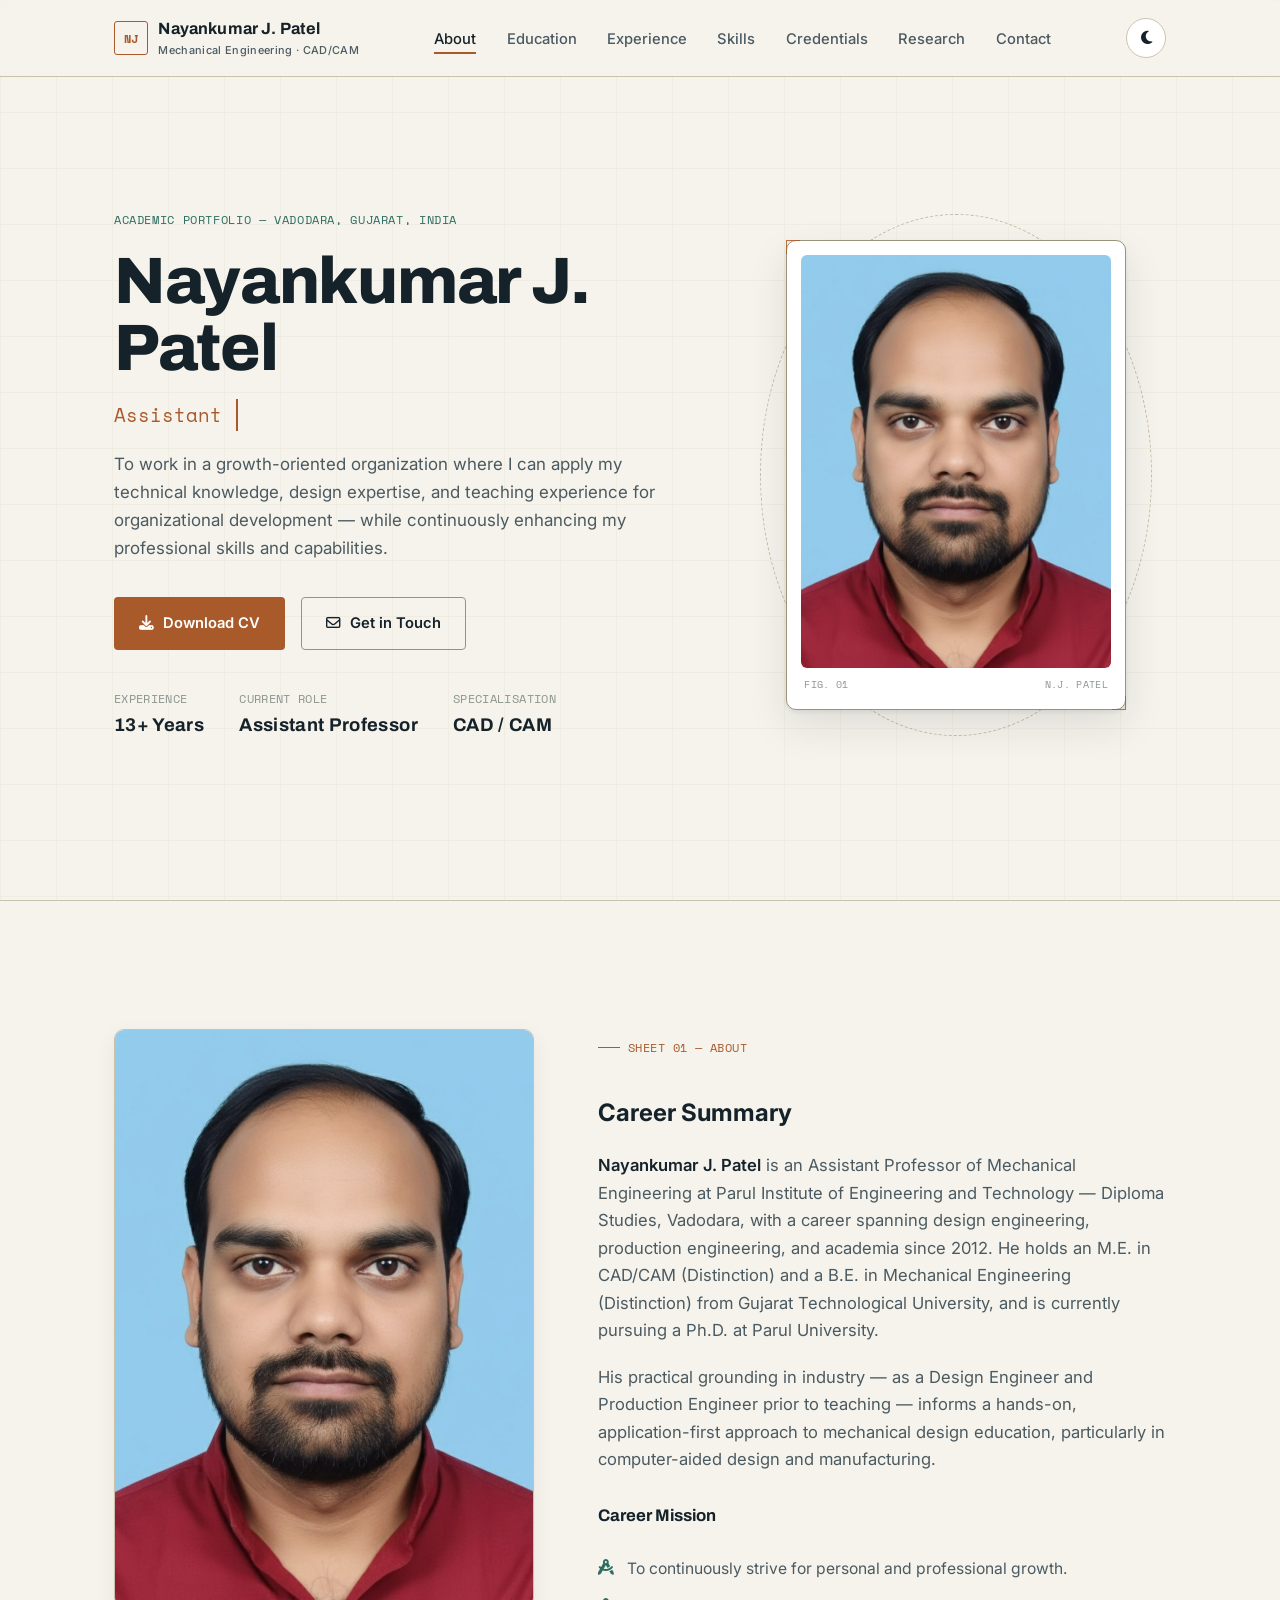
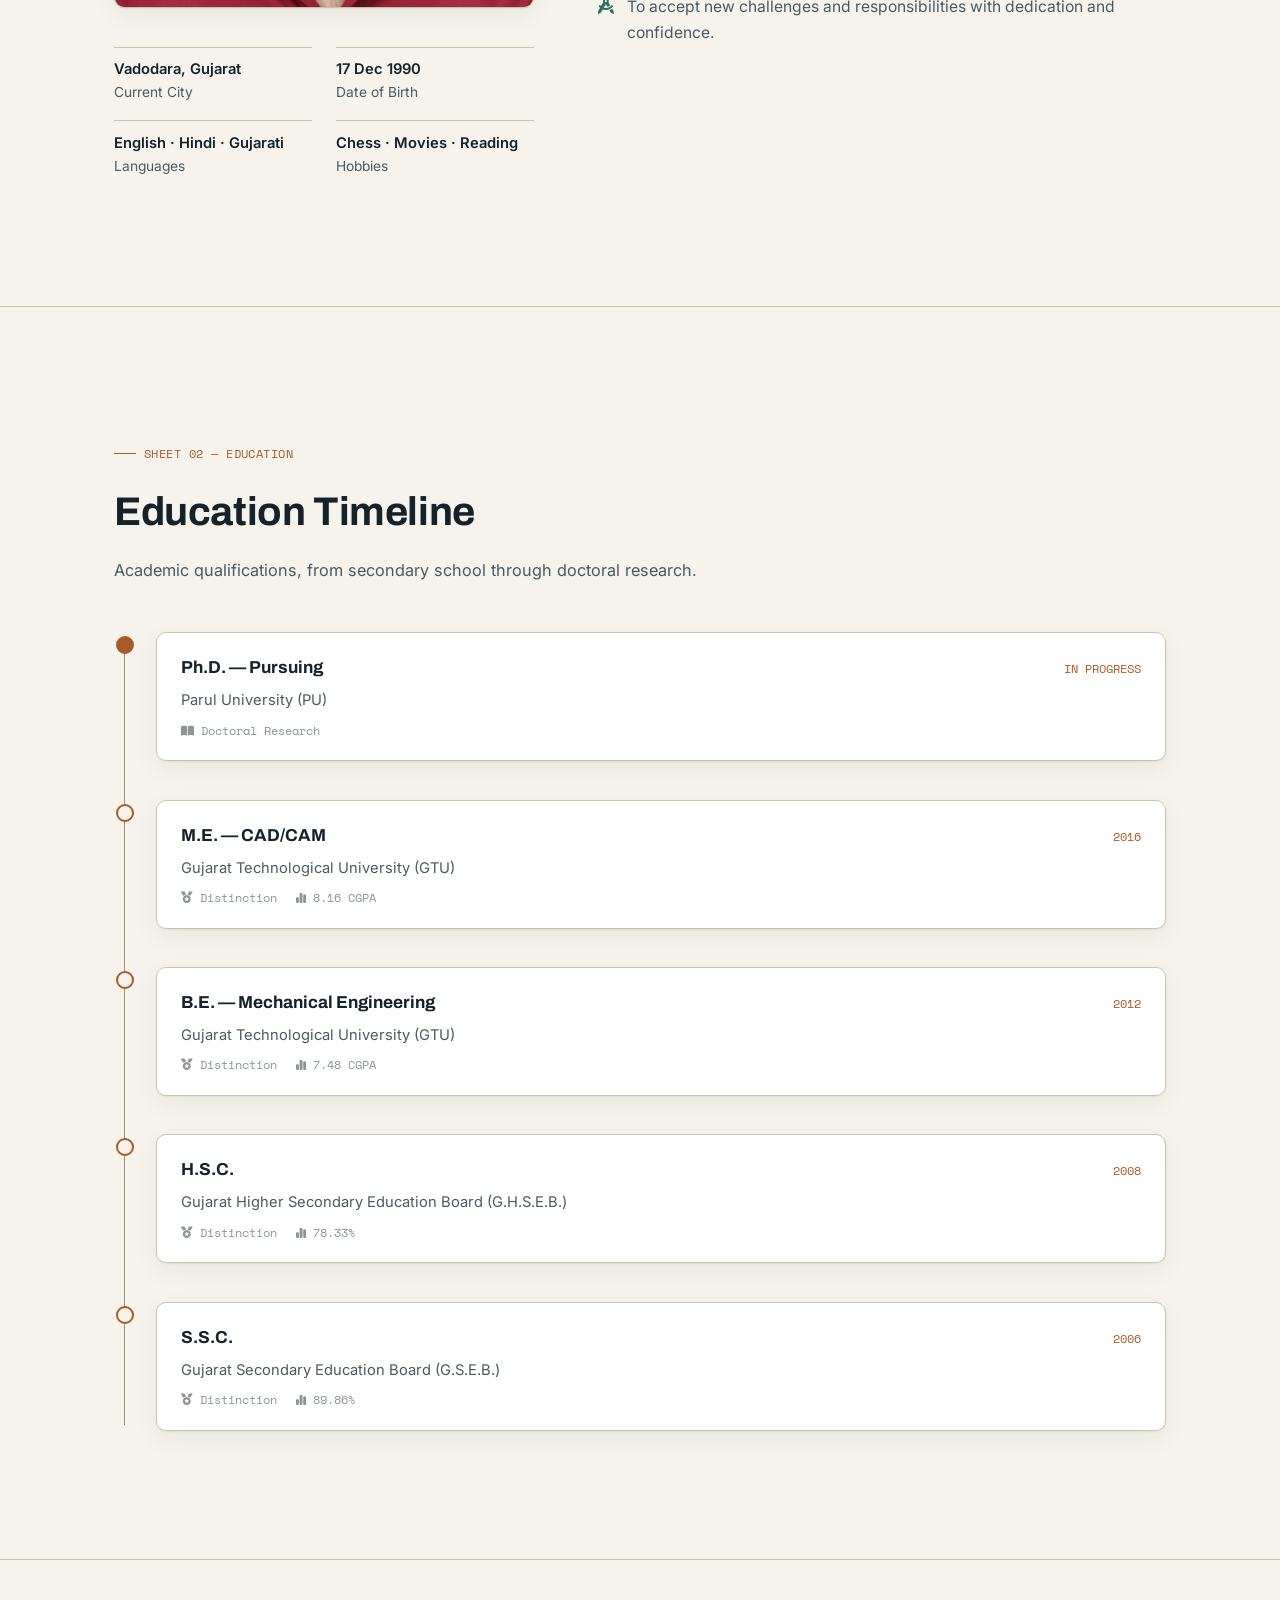
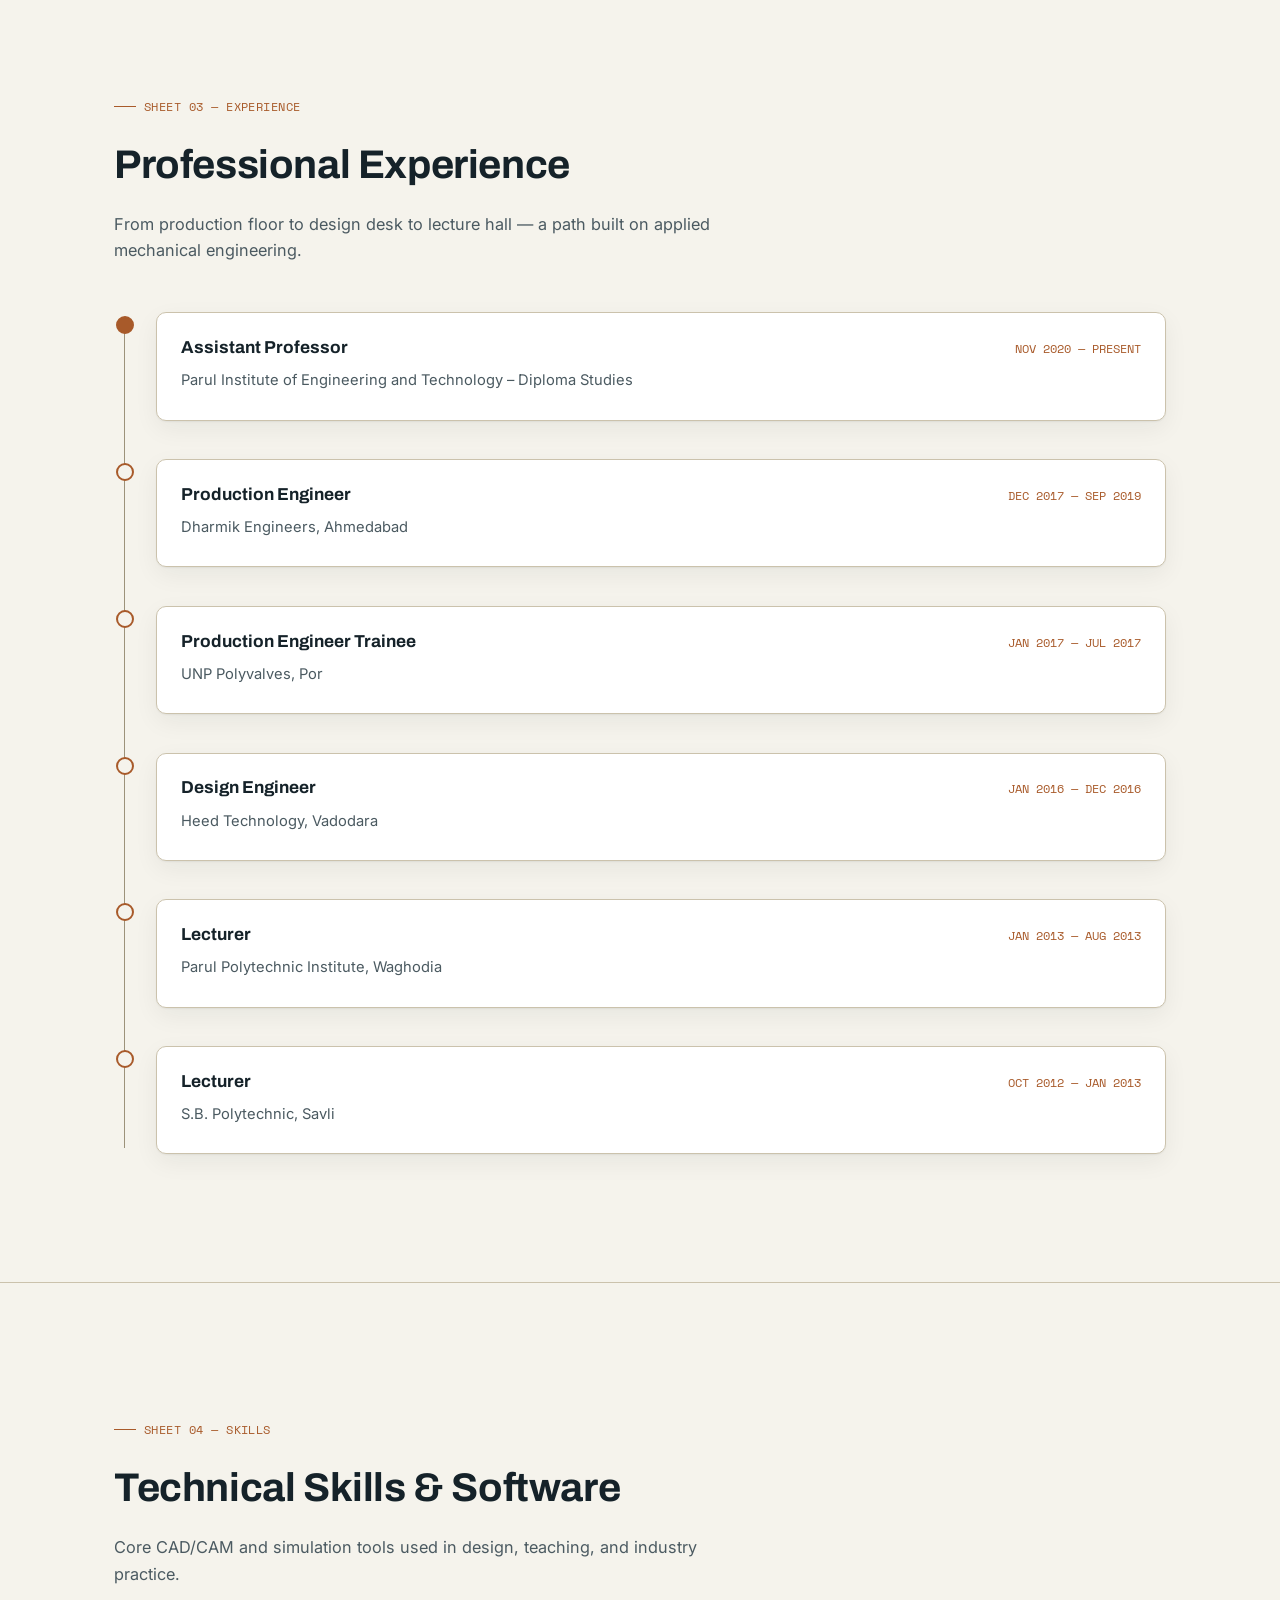
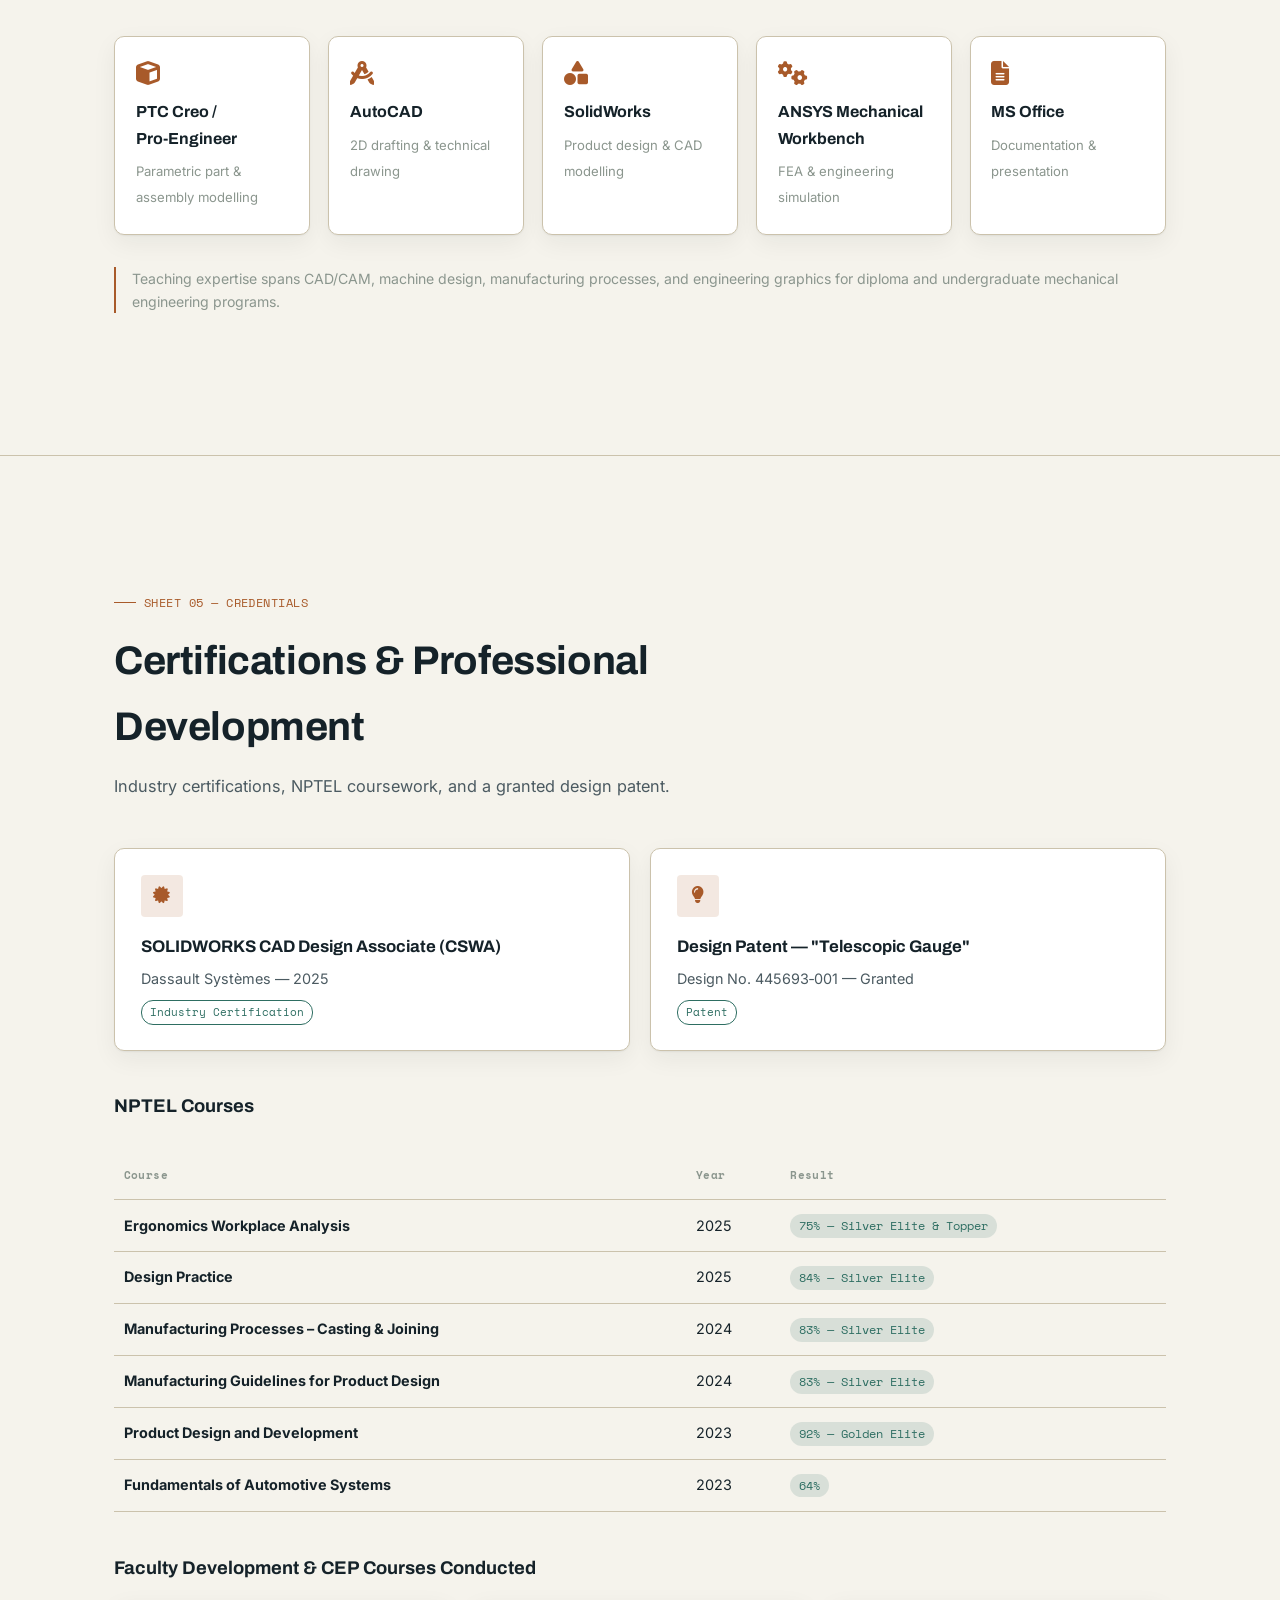
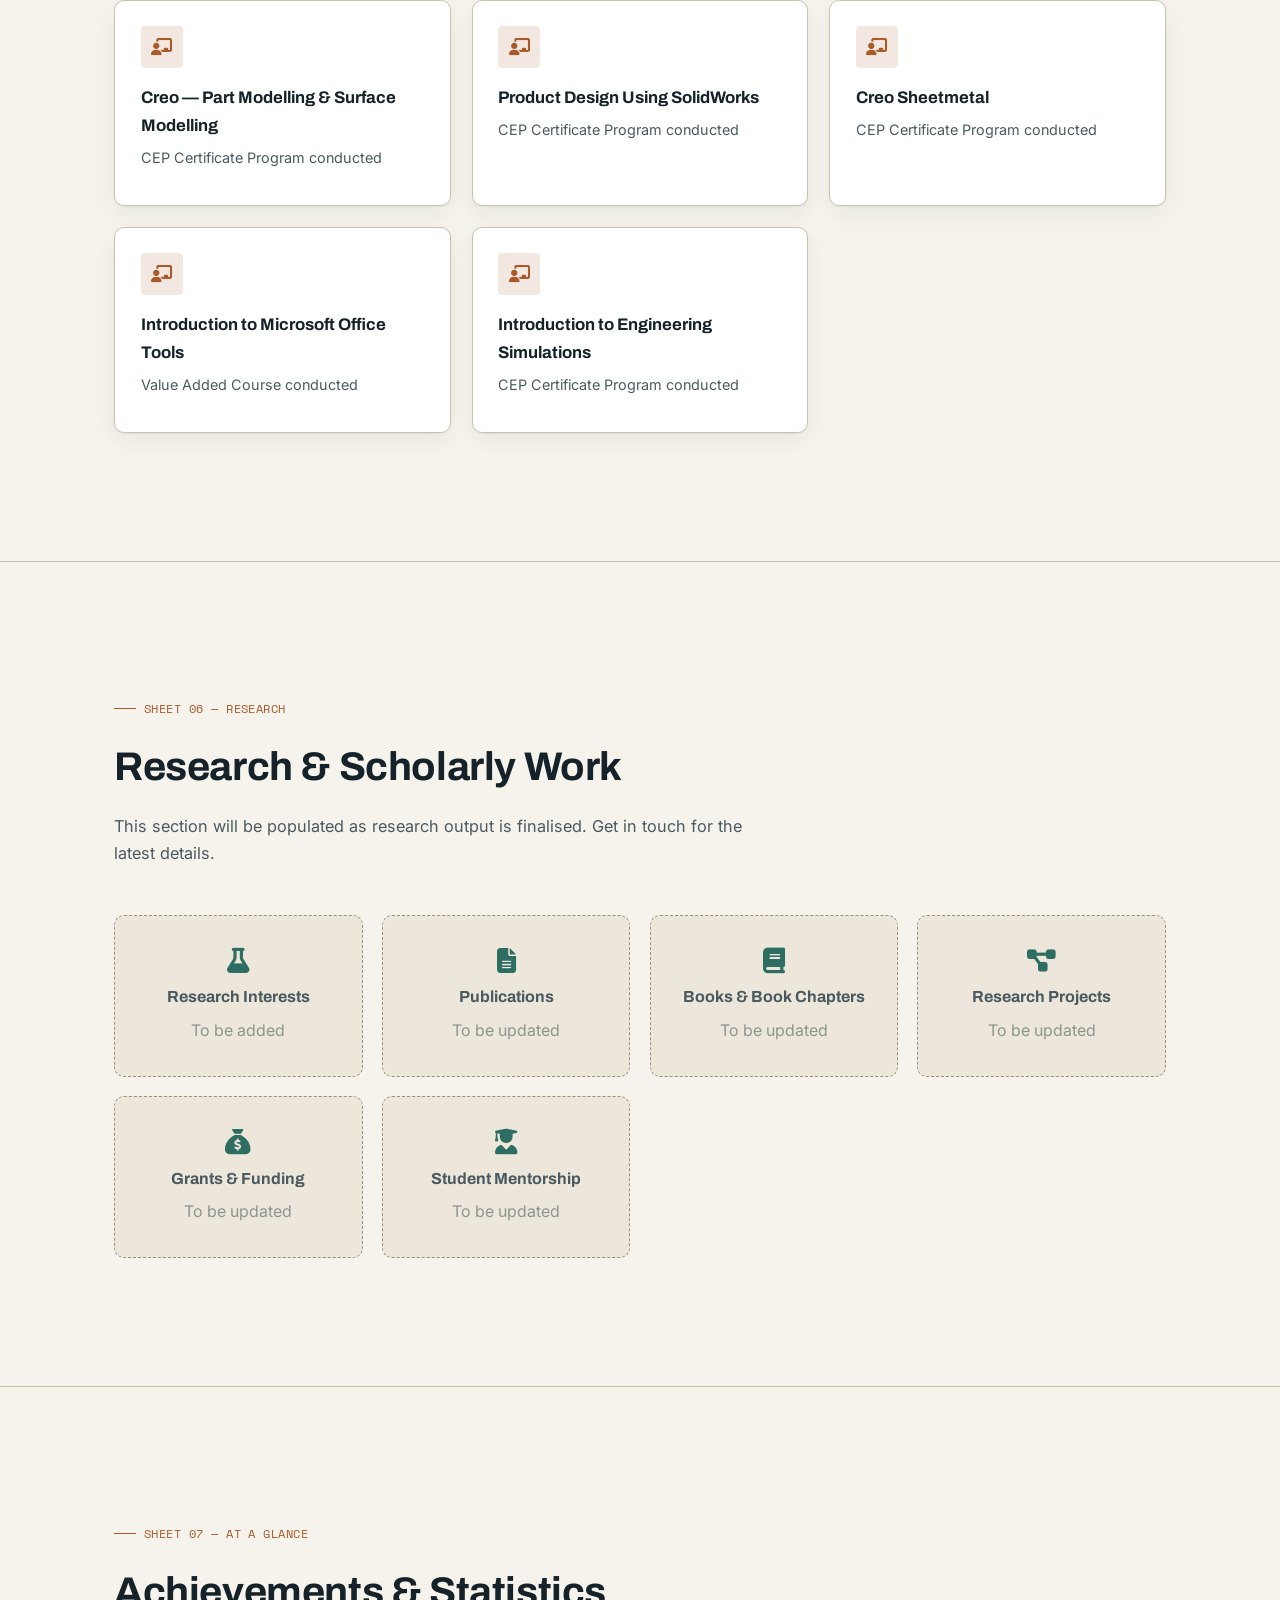
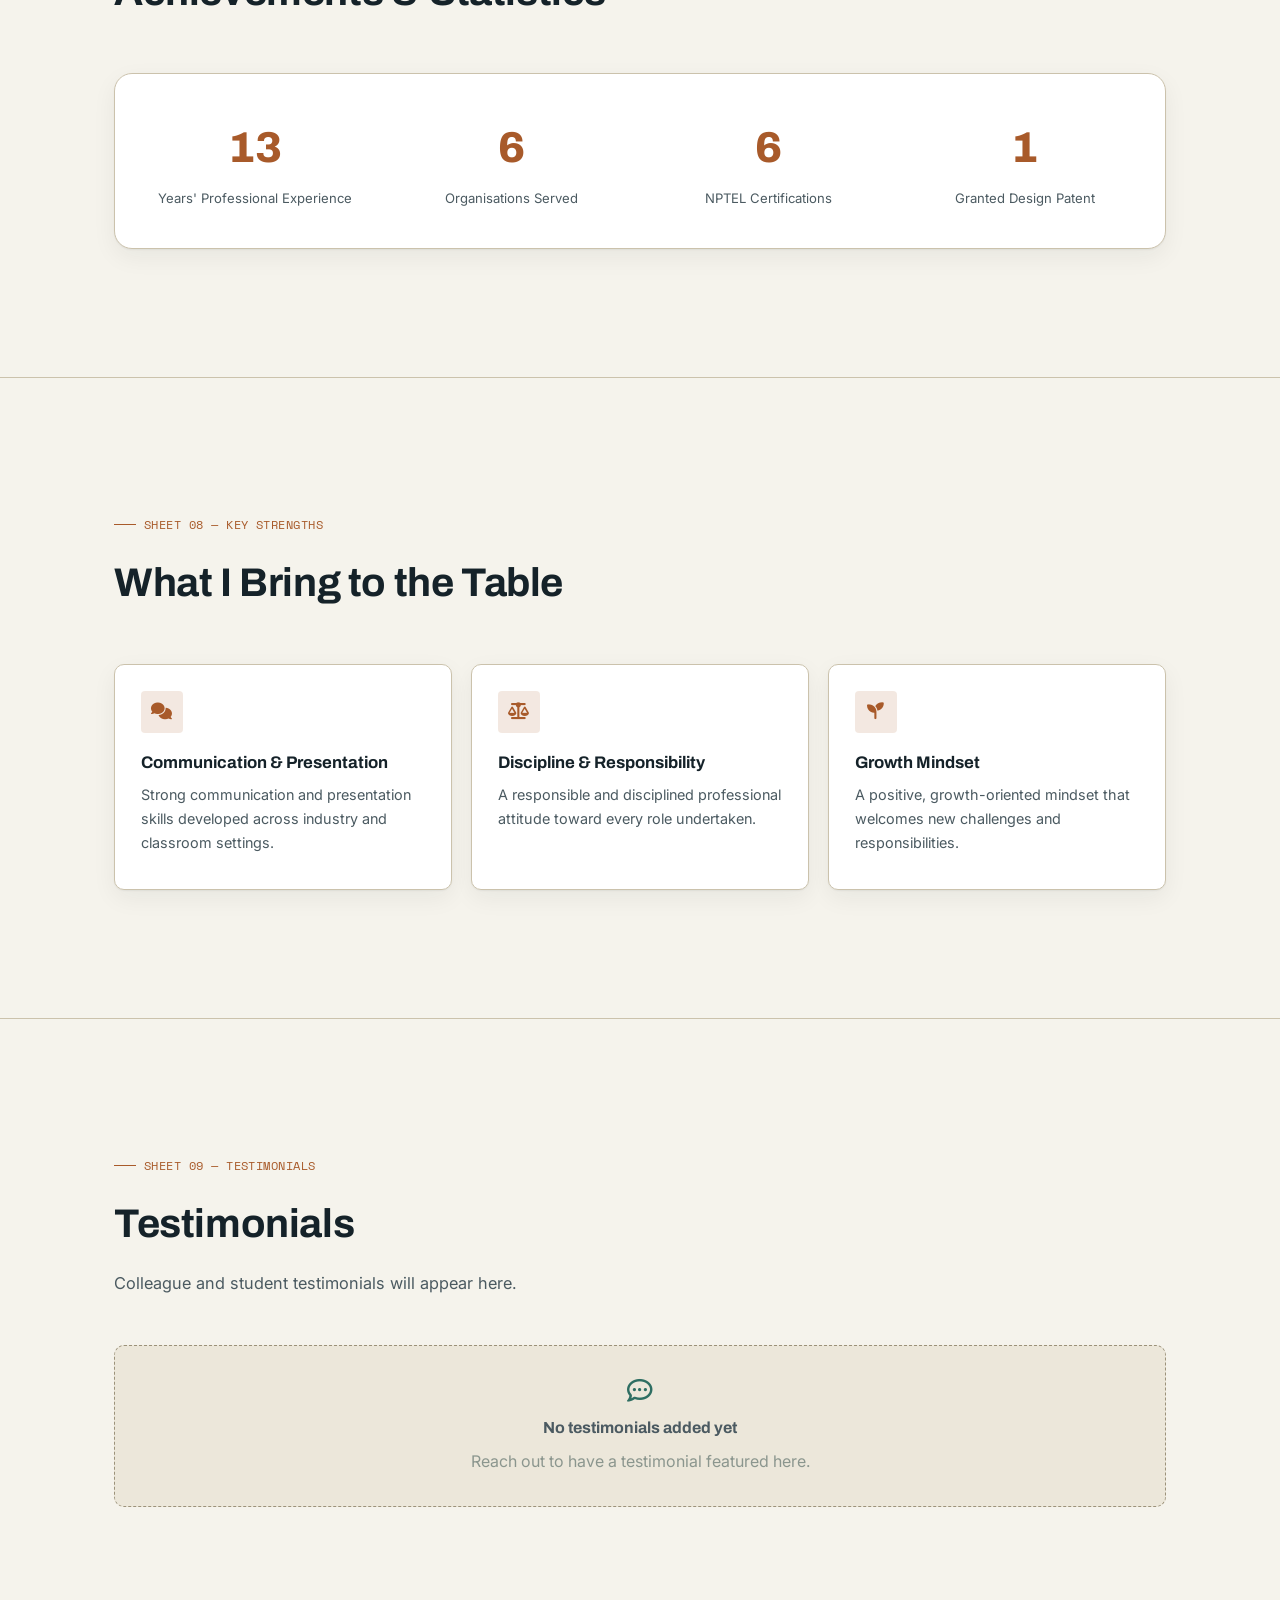
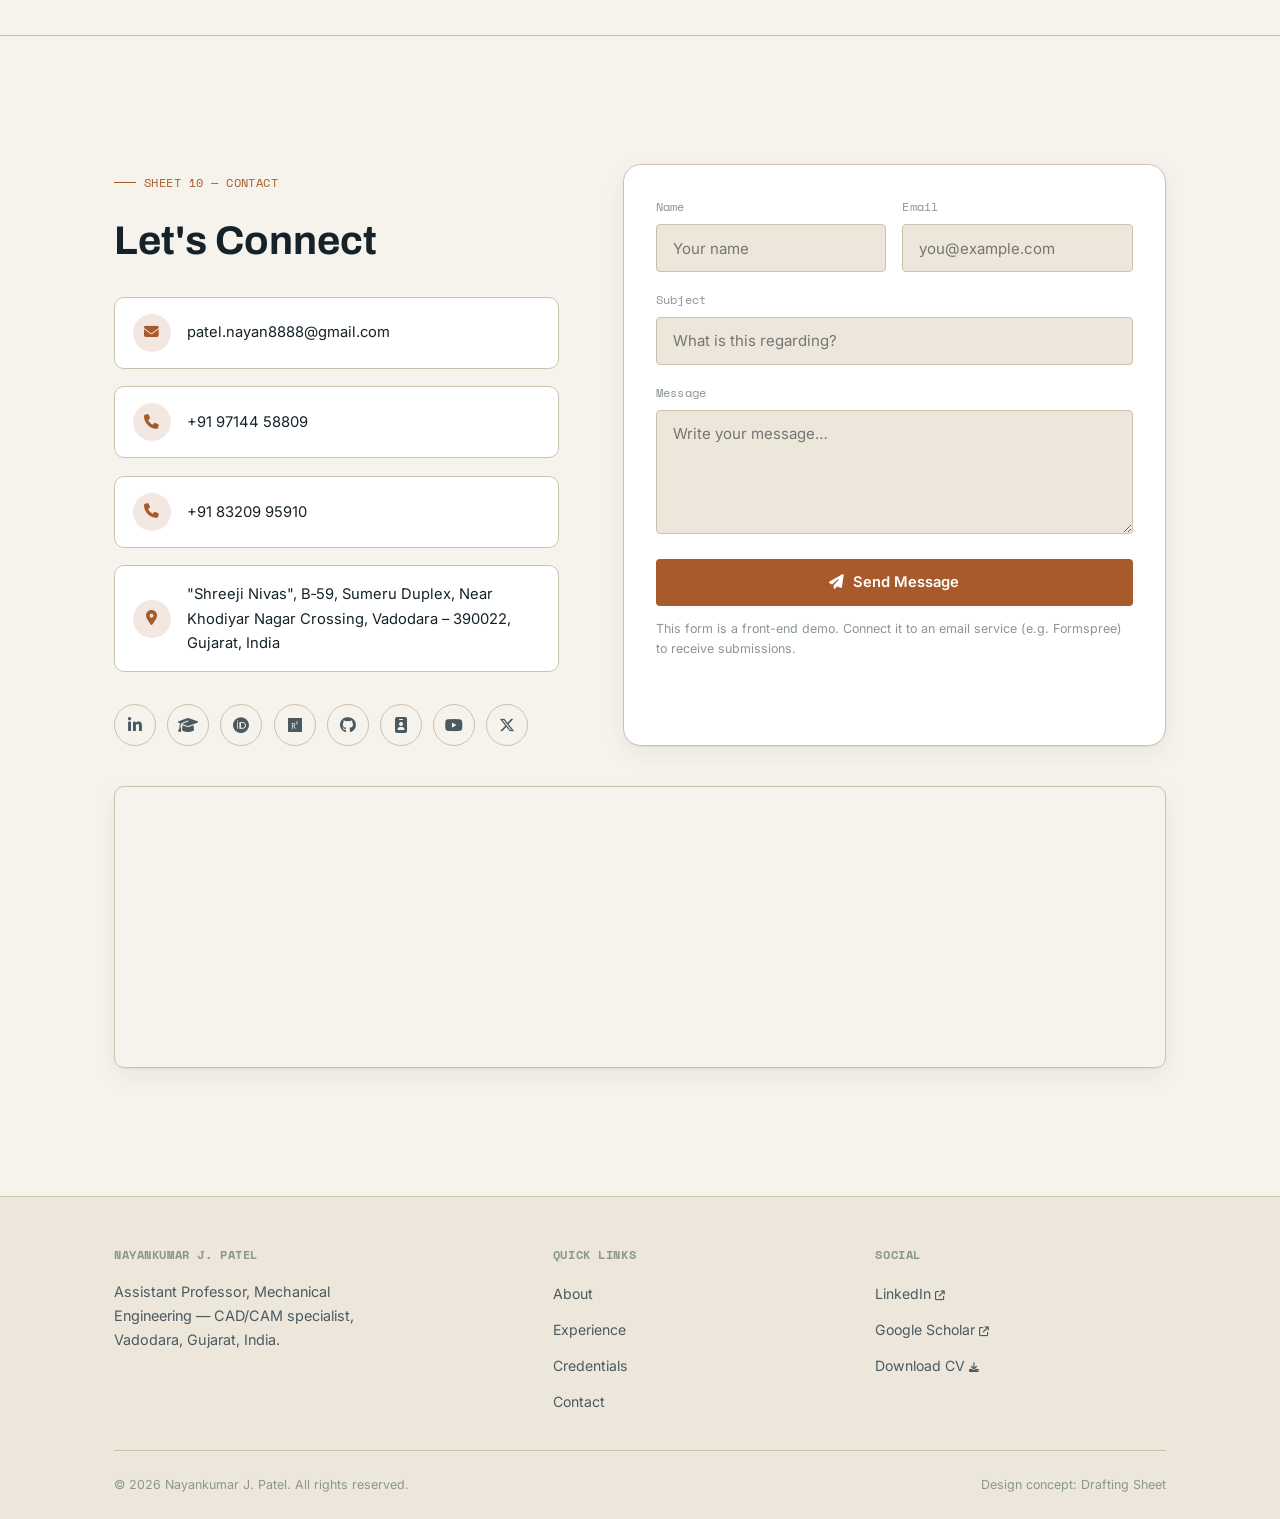
<file: index.html>
<!DOCTYPE html>
<html lang="en">
<head>
<meta charset="UTF-8">
<meta name="viewport" content="width=device-width, initial-scale=1.0">
<title>Nayankumar J. Patel — Assistant Professor, Mechanical Engineering (CAD/CAM)</title>
<meta name="description" content="Official academic portfolio of Nayankumar J. Patel — Assistant Professor of Mechanical Engineering, CAD/CAM specialist, Parul Institute of Engineering and Technology, Vadodara.">
<meta name="keywords" content="Nayankumar Patel, Mechanical Engineering, CAD CAM, Assistant Professor, Parul Institute of Engineering and Technology, SolidWorks, Creo, AutoCAD, ANSYS">
<meta name="author" content="Nayankumar J. Patel">
<link rel="icon" href="favicon.svg" type="image/svg+xml">

<!-- Open Graph -->
<meta property="og:title" content="Nayankumar J. Patel — Assistant Professor, Mechanical Engineering">
<meta property="og:description" content="CAD/CAM specialist and mechanical design engineer turned educator. Explore academic profile, experience, and technical expertise.">
<meta property="og:type" content="profile">
<meta property="og:image" content="profile.jpg">

<link rel="stylesheet" href="style.css">
<link rel="stylesheet" href="https://cdnjs.cloudflare.com/ajax/libs/font-awesome/6.5.1/css/all.min.css">

<!-- JSON-LD structured data for SEO -->
<script type="application/ld+json">
{
  "@context": "https://schema.org",
  "@type": "Person",
  "name": "Nayankumar J. Patel",
  "jobTitle": "Assistant Professor, Mechanical Engineering",
  "worksFor": { "@type": "CollegeOrUniversity", "name": "Parul Institute of Engineering and Technology – Diploma Studies" },
  "address": { "@type": "PostalAddress", "addressLocality": "Vadodara", "addressRegion": "Gujarat", "addressCountry": "IN" },
  "email": "mailto:patel.nayan8888@gmail.com",
  "telephone": "+91-9714458809"
}
</script>
</head>
<body>

<!-- ===================== LOADER ===================== -->
<div id="loader" aria-hidden="true">
  <svg class="loader-mark" viewBox="0 0 100 100">
    <line x1="50" y1="6" x2="50" y2="20"/><line x1="50" y1="80" x2="50" y2="94"/>
    <line x1="6" y1="50" x2="20" y2="50"/><line x1="80" y1="50" x2="94" y2="50"/>
    <circle cx="50" cy="50" r="34"/>
  </svg>
</div>

<div id="scroll-progress"></div>
<div class="grid-field" aria-hidden="true"></div>

<!-- ===================== HEADER / NAV ===================== -->
<header class="site-header">
  <div class="container nav-row">
    <a href="#top" class="brand">
      <span class="brand-mark">NJ</span>
      <span class="brand-name">Nayankumar J. Patel<small>Mechanical Engineering · CAD/CAM</small></span>
    </a>
    <nav class="primary-nav" id="primary-nav">
      <ul>
        <li><a href="#about" data-nav>About</a></li>
        <li><a href="#education" data-nav>Education</a></li>
        <li><a href="#experience" data-nav>Experience</a></li>
        <li><a href="#skills" data-nav>Skills</a></li>
        <li><a href="#credentials" data-nav>Credentials</a></li>
        <li><a href="#research" data-nav>Research</a></li>
        <li><a href="#contact" data-nav>Contact</a></li>
      </ul>
    </nav>
    <div class="nav-actions">
      <button class="icon-btn" id="theme-toggle" aria-label="Toggle dark and light theme">
        <i class="fa-solid fa-moon"></i><i class="fa-solid fa-sun"></i>
      </button>
      <button class="icon-btn hamburger" id="hamburger" aria-label="Open menu" aria-expanded="false">
        <i class="fa-solid fa-bars"></i>
      </button>
    </div>
  </div>
</header>

<main id="top">

  <!-- ===================== HERO ===================== -->
  <section class="hero" id="hero">
    <div class="container">
      <div class="hero-copy">
        <span class="hero-eyebrow">ACADEMIC PORTFOLIO — VADODARA, GUJARAT, INDIA</span>
        <h1>Nayankumar J. Patel</h1>
        <div class="hero-role" id="typed-role" aria-live="polite"></div>
        <p class="hero-desc">To work in a growth-oriented organization where I can apply my technical knowledge, design expertise, and teaching experience for organizational development — while continuously enhancing my professional skills and capabilities.</p>
        <div class="hero-cta">
          <a href="cv.pdf" download class="btn btn-primary"><i class="fa-solid fa-download"></i> Download CV</a>
          <a href="#contact" class="btn btn-outline"><i class="fa-regular fa-envelope"></i> Get in Touch</a>
        </div>
        <div class="hero-meta">
          <div>EXPERIENCE<strong>13+ Years</strong></div>
          <div>CURRENT ROLE<strong>Assistant Professor</strong></div>
          <div>SPECIALISATION<strong>CAD / CAM</strong></div>
        </div>
      </div>
      <div class="hero-figure">
        <div class="orbit-ring" aria-hidden="true"></div>
        <div class="plate">
          <img src="profile.jpg" alt="Portrait of Nayankumar J. Patel" data-lightbox loading="lazy">
          <div class="plate-caption"><span>FIG. 01</span><span>N.J. PATEL</span></div>
        </div>
      </div>
    </div>
  </section>

  <!-- ===================== ABOUT ===================== -->
  <section id="about">
    <div class="container about-grid">
      <div class="about-photo">
        <img src="profile.jpg" alt="Nayankumar J. Patel" data-lightbox loading="lazy">
        <ul class="quick-facts">
          <li><strong>Vadodara, Gujarat</strong>Current City</li>
          <li><strong>17 Dec 1990</strong>Date of Birth</li>
          <li><strong>English · Hindi · Gujarati</strong>Languages</li>
          <li><strong>Chess · Movies · Reading</strong>Hobbies</li>
        </ul>
      </div>
      <div class="about-copy">
        <span class="sheet-tag">SHEET 01 — ABOUT</span>
        <h2>Career Summary</h2>
        <p><strong>Nayankumar J. Patel</strong> is an Assistant Professor of Mechanical Engineering at Parul Institute of Engineering and Technology — Diploma Studies, Vadodara, with a career spanning design engineering, production engineering, and academia since 2012. He holds an M.E. in CAD/CAM (Distinction) and a B.E. in Mechanical Engineering (Distinction) from Gujarat Technological University, and is currently pursuing a Ph.D. at Parul University.</p>
        <p>His practical grounding in industry — as a Design Engineer and Production Engineer prior to teaching — informs a hands-on, application-first approach to mechanical design education, particularly in computer-aided design and manufacturing.</p>
        <h3 style="font-family:var(--font-display); font-size:1.05rem; margin:1.8rem 0 .6rem;">Career Mission</h3>
        <ul class="mission-list">
          <li><i class="fa-solid fa-compass-drafting"></i> To continuously strive for personal and professional growth.</li>
          <li><i class="fa-solid fa-compass-drafting"></i> To accept new challenges and responsibilities with dedication and confidence.</li>
        </ul>
      </div>
    </div>
  </section>

  <!-- ===================== EDUCATION ===================== -->
  <section id="education">
    <div class="container">
      <div class="section-head">
        <span class="sheet-tag">SHEET 02 — EDUCATION</span>
        <h2>Education Timeline</h2>
        <p>Academic qualifications, from secondary school through doctoral research.</p>
      </div>
      <div class="timeline">
        <div class="timeline-item current">
          <div class="timeline-dot"></div>
          <div class="timeline-card">
            <div class="timeline-row"><h3>Ph.D. — Pursuing</h3><span class="timeline-period">IN PROGRESS</span></div>
            <p class="org">Parul University (PU)</p>
            <div class="meta-row"><span><i class="fa-solid fa-book-open"></i> Doctoral Research</span></div>
          </div>
        </div>
        <div class="timeline-item">
          <div class="timeline-dot"></div>
          <div class="timeline-card">
            <div class="timeline-row"><h3>M.E. — CAD/CAM</h3><span class="timeline-period">2016</span></div>
            <p class="org">Gujarat Technological University (GTU)</p>
            <div class="meta-row"><span><i class="fa-solid fa-medal"></i> Distinction</span><span><i class="fa-solid fa-chart-simple"></i> 8.16 CGPA</span></div>
          </div>
        </div>
        <div class="timeline-item">
          <div class="timeline-dot"></div>
          <div class="timeline-card">
            <div class="timeline-row"><h3>B.E. — Mechanical Engineering</h3><span class="timeline-period">2012</span></div>
            <p class="org">Gujarat Technological University (GTU)</p>
            <div class="meta-row"><span><i class="fa-solid fa-medal"></i> Distinction</span><span><i class="fa-solid fa-chart-simple"></i> 7.48 CGPA</span></div>
          </div>
        </div>
        <div class="timeline-item">
          <div class="timeline-dot"></div>
          <div class="timeline-card">
            <div class="timeline-row"><h3>H.S.C.</h3><span class="timeline-period">2008</span></div>
            <p class="org">Gujarat Higher Secondary Education Board (G.H.S.E.B.)</p>
            <div class="meta-row"><span><i class="fa-solid fa-medal"></i> Distinction</span><span><i class="fa-solid fa-chart-simple"></i> 78.33%</span></div>
          </div>
        </div>
        <div class="timeline-item">
          <div class="timeline-dot"></div>
          <div class="timeline-card">
            <div class="timeline-row"><h3>S.S.C.</h3><span class="timeline-period">2006</span></div>
            <p class="org">Gujarat Secondary Education Board (G.S.E.B.)</p>
            <div class="meta-row"><span><i class="fa-solid fa-medal"></i> Distinction</span><span><i class="fa-solid fa-chart-simple"></i> 89.86%</span></div>
          </div>
        </div>
      </div>
    </div>
  </section>

  <!-- ===================== EXPERIENCE ===================== -->
  <section id="experience">
    <div class="container">
      <div class="section-head">
        <span class="sheet-tag">SHEET 03 — EXPERIENCE</span>
        <h2>Professional Experience</h2>
        <p>From production floor to design desk to lecture hall — a path built on applied mechanical engineering.</p>
      </div>
      <div class="timeline">
        <div class="timeline-item current">
          <div class="timeline-dot"></div>
          <div class="timeline-card">
            <div class="timeline-row"><h3>Assistant Professor</h3><span class="timeline-period">NOV 2020 — PRESENT</span></div>
            <p class="org">Parul Institute of Engineering and Technology – Diploma Studies</p>
          </div>
        </div>
        <div class="timeline-item">
          <div class="timeline-dot"></div>
          <div class="timeline-card">
            <div class="timeline-row"><h3>Production Engineer</h3><span class="timeline-period">DEC 2017 — SEP 2019</span></div>
            <p class="org">Dharmik Engineers, Ahmedabad</p>
          </div>
        </div>
        <div class="timeline-item">
          <div class="timeline-dot"></div>
          <div class="timeline-card">
            <div class="timeline-row"><h3>Production Engineer Trainee</h3><span class="timeline-period">JAN 2017 — JUL 2017</span></div>
            <p class="org">UNP Polyvalves, Por</p>
          </div>
        </div>
        <div class="timeline-item">
          <div class="timeline-dot"></div>
          <div class="timeline-card">
            <div class="timeline-row"><h3>Design Engineer</h3><span class="timeline-period">JAN 2016 — DEC 2016</span></div>
            <p class="org">Heed Technology, Vadodara</p>
          </div>
        </div>
        <div class="timeline-item">
          <div class="timeline-dot"></div>
          <div class="timeline-card">
            <div class="timeline-row"><h3>Lecturer</h3><span class="timeline-period">JAN 2013 — AUG 2013</span></div>
            <p class="org">Parul Polytechnic Institute, Waghodia</p>
          </div>
        </div>
        <div class="timeline-item">
          <div class="timeline-dot"></div>
          <div class="timeline-card">
            <div class="timeline-row"><h3>Lecturer</h3><span class="timeline-period">OCT 2012 — JAN 2013</span></div>
            <p class="org">S.B. Polytechnic, Savli</p>
          </div>
        </div>
      </div>
    </div>
  </section>

  <!-- ===================== SKILLS ===================== -->
  <section id="skills">
    <div class="container">
      <div class="section-head">
        <span class="sheet-tag">SHEET 04 — SKILLS</span>
        <h2>Technical Skills &amp; Software</h2>
        <p>Core CAD/CAM and simulation tools used in design, teaching, and industry practice.</p>
      </div>
      <div class="skills-grid">
        <div class="skill-card"><i class="fa-solid fa-cube"></i><h4>PTC Creo / Pro‑Engineer</h4><span>Parametric part & assembly modelling</span></div>
        <div class="skill-card"><i class="fa-solid fa-drafting-compass"></i><h4>AutoCAD</h4><span>2D drafting & technical drawing</span></div>
        <div class="skill-card"><i class="fa-solid fa-shapes"></i><h4>SolidWorks</h4><span>Product design & CAD modelling</span></div>
        <div class="skill-card"><i class="fa-solid fa-gears"></i><h4>ANSYS Mechanical Workbench</h4><span>FEA & engineering simulation</span></div>
        <div class="skill-card"><i class="fa-solid fa-file-lines"></i><h4>MS Office</h4><span>Documentation & presentation</span></div>
      </div>
      <p class="tools-note">Teaching expertise spans CAD/CAM, machine design, manufacturing processes, and engineering graphics for diploma and undergraduate mechanical engineering programs.</p>
    </div>
  </section>

  <!-- ===================== CREDENTIALS: certifications, NPTEL, patent, CEP ===================== -->
  <section id="credentials">
    <div class="container">
      <div class="section-head">
        <span class="sheet-tag">SHEET 05 — CREDENTIALS</span>
        <h2>Certifications &amp; Professional Development</h2>
        <p>Industry certifications, NPTEL coursework, and a granted design patent.</p>
      </div>

      <div class="card-grid" style="margin-bottom:2.5rem;">
        <div class="info-card">
          <div class="icon-chip"><i class="fa-solid fa-certificate"></i></div>
          <h3>SOLIDWORKS CAD Design Associate (CSWA)</h3>
          <p>Dassault Systèmes — 2025</p>
          <div class="tag-row"><span class="tag">Industry Certification</span></div>
        </div>
        <div class="info-card">
          <div class="icon-chip"><i class="fa-solid fa-lightbulb"></i></div>
          <h3>Design Patent — "Telescopic Gauge"</h3>
          <p>Design No. 445693‑001 — Granted</p>
          <div class="tag-row"><span class="tag">Patent</span></div>
        </div>
      </div>

      <h3 style="font-family:var(--font-display); font-size:1.15rem; margin-bottom:1rem;">NPTEL Courses</h3>
      <div style="overflow-x:auto;">
        <table class="course-table">
          <thead><tr><th>Course</th><th>Year</th><th>Result</th></tr></thead>
          <tbody>
            <tr><td><strong>Ergonomics Workplace Analysis</strong></td><td>2025</td><td><span class="result-pill">75% — Silver Elite &amp; Topper</span></td></tr>
            <tr><td><strong>Design Practice</strong></td><td>2025</td><td><span class="result-pill">84% — Silver Elite</span></td></tr>
            <tr><td><strong>Manufacturing Processes – Casting &amp; Joining</strong></td><td>2024</td><td><span class="result-pill">83% — Silver Elite</span></td></tr>
            <tr><td><strong>Manufacturing Guidelines for Product Design</strong></td><td>2024</td><td><span class="result-pill">83% — Silver Elite</span></td></tr>
            <tr><td><strong>Product Design and Development</strong></td><td>2023</td><td><span class="result-pill">92% — Golden Elite</span></td></tr>
            <tr><td><strong>Fundamentals of Automotive Systems</strong></td><td>2023</td><td><span class="result-pill">64%</span></td></tr>
          </tbody>
        </table>
      </div>

      <h3 style="font-family:var(--font-display); font-size:1.15rem; margin:2.6rem 0 1rem;">Faculty Development &amp; CEP Courses Conducted</h3>
      <div class="card-grid">
        <div class="info-card"><div class="icon-chip"><i class="fa-solid fa-chalkboard-user"></i></div><h3>Creo — Part Modelling &amp; Surface Modelling</h3><p>CEP Certificate Program conducted</p></div>
        <div class="info-card"><div class="icon-chip"><i class="fa-solid fa-chalkboard-user"></i></div><h3>Product Design Using SolidWorks</h3><p>CEP Certificate Program conducted</p></div>
        <div class="info-card"><div class="icon-chip"><i class="fa-solid fa-chalkboard-user"></i></div><h3>Creo Sheetmetal</h3><p>CEP Certificate Program conducted</p></div>
        <div class="info-card"><div class="icon-chip"><i class="fa-solid fa-chalkboard-user"></i></div><h3>Introduction to Microsoft Office Tools</h3><p>Value Added Course conducted</p></div>
        <div class="info-card"><div class="icon-chip"><i class="fa-solid fa-chalkboard-user"></i></div><h3>Introduction to Engineering Simulations</h3><p>CEP Certificate Program conducted</p></div>
      </div>
    </div>
  </section>

  <!-- ===================== RESEARCH (placeholders, clearly marked) ===================== -->
  <section id="research">
    <div class="container">
      <div class="section-head">
        <span class="sheet-tag">SHEET 06 — RESEARCH</span>
        <h2>Research &amp; Scholarly Work</h2>
        <p>This section will be populated as research output is finalised. Get in touch for the latest details.</p>
      </div>
      <div class="placeholder-grid">
        <div class="placeholder-card"><i class="fa-solid fa-flask"></i><h4>Research Interests</h4>To be added</div>
        <div class="placeholder-card"><i class="fa-solid fa-file-lines"></i><h4>Publications</h4>To be updated</div>
        <div class="placeholder-card"><i class="fa-solid fa-book"></i><h4>Books &amp; Book Chapters</h4>To be updated</div>
        <div class="placeholder-card"><i class="fa-solid fa-diagram-project"></i><h4>Research Projects</h4>To be updated</div>
        <div class="placeholder-card"><i class="fa-solid fa-sack-dollar"></i><h4>Grants &amp; Funding</h4>To be updated</div>
        <div class="placeholder-card"><i class="fa-solid fa-user-graduate"></i><h4>Student Mentorship</h4>To be updated</div>
      </div>
    </div>
  </section>

  <!-- ===================== STATS ===================== -->
  <section id="stats">
    <div class="container">
      <div class="section-head">
        <span class="sheet-tag">SHEET 07 — AT A GLANCE</span>
        <h2>Achievements &amp; Statistics</h2>
      </div>
      <div class="stats-strip">
        <div class="stat"><div class="num" data-count="13">0</div><div class="label">Years' Professional Experience</div></div>
        <div class="stat"><div class="num" data-count="6">0</div><div class="label">Organisations Served</div></div>
        <div class="stat"><div class="num" data-count="6">0</div><div class="label">NPTEL Certifications</div></div>
        <div class="stat"><div class="num" data-count="1">0</div><div class="label">Granted Design Patent</div></div>
      </div>
    </div>
  </section>

  <!-- ===================== STRENGTHS ===================== -->
  <section id="strengths">
    <div class="container">
      <div class="section-head">
        <span class="sheet-tag">SHEET 08 — KEY STRENGTHS</span>
        <h2>What I Bring to the Table</h2>
      </div>
      <div class="strength-grid">
        <div class="info-card"><div class="icon-chip"><i class="fa-solid fa-comments"></i></div><h3>Communication &amp; Presentation</h3><p>Strong communication and presentation skills developed across industry and classroom settings.</p></div>
        <div class="info-card"><div class="icon-chip"><i class="fa-solid fa-scale-balanced"></i></div><h3>Discipline &amp; Responsibility</h3><p>A responsible and disciplined professional attitude toward every role undertaken.</p></div>
        <div class="info-card"><div class="icon-chip"><i class="fa-solid fa-seedling"></i></div><h3>Growth Mindset</h3><p>A positive, growth-oriented mindset that welcomes new challenges and responsibilities.</p></div>
      </div>
    </div>
  </section>

  <!-- ===================== TESTIMONIALS (placeholder) ===================== -->
  <section id="testimonials">
    <div class="container">
      <div class="section-head">
        <span class="sheet-tag">SHEET 09 — TESTIMONIALS</span>
        <h2>Testimonials</h2>
        <p>Colleague and student testimonials will appear here.</p>
      </div>
      <div class="placeholder-card">
        <i class="fa-regular fa-comment-dots"></i>
        <h4>No testimonials added yet</h4>
        Reach out to have a testimonial featured here.
      </div>
    </div>
  </section>

  <!-- ===================== CONTACT ===================== -->
  <section id="contact">
    <div class="container contact-grid">
      <div>
        <span class="sheet-tag">SHEET 10 — CONTACT</span>
        <h2 style="font-family:var(--font-display); font-weight:700; font-size:clamp(1.7rem,3.2vw,2.5rem); margin:0 0 1.4rem;">Let's Connect</h2>
        <div class="contact-list">
          <a href="mailto:patel.nayan8888@gmail.com"><span class="ic"><i class="fa-solid fa-envelope"></i></span> patel.nayan8888@gmail.com</a>
          <a href="tel:+919714458809"><span class="ic"><i class="fa-solid fa-phone"></i></span> +91 97144 58809</a>
          <a href="tel:+918320995910"><span class="ic"><i class="fa-solid fa-phone"></i></span> +91 83209 95910</a>
          <div class="row"><span class="ic"><i class="fa-solid fa-location-dot"></i></span> "Shreeji Nivas", B‑59, Sumeru Duplex, Near Khodiyar Nagar Crossing, Vadodara – 390022, Gujarat, India</div>
        </div>
        <div class="social-row">
          <a href="#" data-placeholder="Add LinkedIn"><i class="fa-brands fa-linkedin-in"></i></a>
          <a href="#" data-placeholder="Add Google Scholar"><i class="fa-solid fa-graduation-cap"></i></a>
          <a href="#" data-placeholder="Add ORCID"><i class="fa-brands fa-orcid"></i></a>
          <a href="#" data-placeholder="Add ResearchGate"><i class="fa-brands fa-researchgate"></i></a>
          <a href="#" data-placeholder="Add GitHub"><i class="fa-brands fa-github"></i></a>
          <a href="#" data-placeholder="Add Scopus"><i class="fa-solid fa-id-badge"></i></a>
          <a href="#" data-placeholder="Add YouTube"><i class="fa-brands fa-youtube"></i></a>
          <a href="#" data-placeholder="Add X (Twitter)"><i class="fa-brands fa-x-twitter"></i></a>
        </div>
      </div>
      <div class="form-card">
        <form id="contact-form">
          <div class="form-row">
            <div class="field"><label for="cf-name">Name</label><input id="cf-name" type="text" required placeholder="Your name"></div>
            <div class="field"><label for="cf-email">Email</label><input id="cf-email" type="email" required placeholder="you@example.com"></div>
          </div>
          <div class="field"><label for="cf-subject">Subject</label><input id="cf-subject" type="text" placeholder="What is this regarding?"></div>
          <div class="field"><label for="cf-msg">Message</label><textarea id="cf-msg" rows="5" required placeholder="Write your message…"></textarea></div>
          <button type="submit" class="btn btn-primary" style="width:100%; justify-content:center;"><i class="fa-solid fa-paper-plane"></i> Send Message</button>
          <p class="form-note">This form is a front-end demo. Connect it to an email service (e.g. Formspree) to receive submissions.</p>
        </form>
      </div>
    </div>
    <div class="container">
      <div class="map-plate">
        <iframe src="https://www.google.com/maps?q=Vadodara,+Gujarat,+India&output=embed" loading="lazy" title="Map showing Vadodara, Gujarat"></iframe>
      </div>
    </div>
  </section>

</main>

<!-- ===================== FOOTER ===================== -->
<footer>
  <div class="container">
    <div class="footer-grid">
      <div>
        <h5>NAYANKUMAR J. PATEL</h5>
        <p style="color:var(--ink-soft); font-size:.9rem; max-width:32ch;">Assistant Professor, Mechanical Engineering — CAD/CAM specialist, Vadodara, Gujarat, India.</p>
      </div>
      <div>
        <h5>QUICK LINKS</h5>
        <ul>
          <li><a href="#about">About</a></li>
          <li><a href="#experience">Experience</a></li>
          <li><a href="#credentials">Credentials</a></li>
          <li><a href="#contact">Contact</a></li>
        </ul>
      </div>
      <div>
        <h5>SOCIAL</h5>
        <ul>
          <li><a href="#" data-placeholder="Add LinkedIn">LinkedIn <i class="fa-solid fa-arrow-up-right-from-square" style="font-size:.7em;"></i></a></li>
          <li><a href="#" data-placeholder="Add Google Scholar">Google Scholar <i class="fa-solid fa-arrow-up-right-from-square" style="font-size:.7em;"></i></a></li>
          <li><a href="cv.pdf" download>Download CV <i class="fa-solid fa-download" style="font-size:.7em;"></i></a></li>
        </ul>
      </div>
    </div>
    <div class="footer-bottom">
      <span>© <span id="year"></span> Nayankumar J. Patel. All rights reserved.</span>
      <span>Design concept: Drafting Sheet</span>
    </div>
  </div>
</footer>

<!-- ===================== FLOATING ACTIONS ===================== -->
<div class="fab-stack">
  <button class="fab" id="to-top" aria-label="Back to top"><i class="fa-solid fa-arrow-up"></i></button>
</div>

<!-- ===================== LIGHTBOX ===================== -->
<div id="lightbox">
  <button id="lightbox-close" aria-label="Close"><i class="fa-solid fa-xmark"></i></button>
  <img src="profile.jpg" alt="Nayankumar J. Patel — enlarged photo">
</div>

<script src="script.js"></script>
</body>
</html>
</file>
<file: style.css>
/* ============================================================
   NAYANKUMAR J. PATEL — ACADEMIC PORTFOLIO
   Design concept: "Drafting Sheet" — the visual language of a
   mechanical engineering drawing: title blocks, sheet numbers,
   dimension lines and hairline grids, rendered as a calm,
   premium academic site.
   ============================================================ */

/* ---------- Fonts ---------- */
@import url('https://fonts.googleapis.com/css2?family=Archivo:wght@500;600;700;800&family=Inter:wght@400;500;600;700&family=Space+Mono:wght@400;700&display=swap');

/* ---------- Design tokens ---------- */
:root{
  --bg:#F5F3EC;
  --bg-raised:#FFFFFF;
  --bg-sunken:#ECE7DA;
  --ink:#152229;
  --ink-soft:#4B5A61;
  --ink-faint:#8B968E;
  --line:#CBC2AC;
  --line-strong:#9C927A;
  --accent:#A85A2A;       /* brass / instrument copper */
  --accent-ink:#FFFFFF;
  --accent-2:#2E6E62;     /* technical teal-green */
  --accent-2-ink:#FFFFFF;
  --danger:#B23A2E;

  --shadow-soft: 0 1px 2px rgba(21,34,41,.06), 0 8px 24px rgba(21,34,41,.06);
  --shadow-raised: 0 2px 4px rgba(21,34,41,.08), 0 16px 40px rgba(21,34,41,.10);
  --radius-s: 4px;
  --radius-m: 10px;
  --radius-l: 18px;

  --font-display:'Archivo', 'Inter', sans-serif;
  --font-body:'Inter', sans-serif;
  --font-mono:'Space Mono', monospace;

  --container: 1180px;
  --gutter: clamp(20px, 5vw, 64px);
  --section-space: clamp(64px, 10vw, 128px);
}

:root[data-theme="dark"]{
  --bg:#0E2131;
  --bg-raised:#15304458;
  --bg-raised:#16324A;
  --bg-sunken:#0A1A27;
  --ink:#EAE7DC;
  --ink-soft:#AEB9BE;
  --ink-faint:#6E8189;
  --line:#28455B;
  --line-strong:#3A5D77;
  --accent:#E1954F;
  --accent-ink:#0E2131;
  --accent-2:#63B0A2;
  --accent-2-ink:#0E2131;
  --shadow-soft: 0 1px 2px rgba(0,0,0,.3), 0 8px 24px rgba(0,0,0,.35);
  --shadow-raised: 0 2px 4px rgba(0,0,0,.35), 0 20px 48px rgba(0,0,0,.45);
}

@media (prefers-color-scheme: dark){
  :root:not([data-theme="light"]){
    --bg:#0E2131; --bg-raised:#16324A; --bg-sunken:#0A1A27;
    --ink:#EAE7DC; --ink-soft:#AEB9BE; --ink-faint:#6E8189;
    --line:#28455B; --line-strong:#3A5D77;
    --accent:#E1954F; --accent-ink:#0E2131;
    --accent-2:#63B0A2; --accent-2-ink:#0E2131;
    --shadow-soft: 0 1px 2px rgba(0,0,0,.3), 0 8px 24px rgba(0,0,0,.35);
    --shadow-raised: 0 2px 4px rgba(0,0,0,.35), 0 20px 48px rgba(0,0,0,.45);
  }
}

*,*::before,*::after{ box-sizing:border-box; }
html{
  scroll-behavior:smooth;
  scroll-padding-top:88px;
}
@media (prefers-reduced-motion: reduce){
  html{ scroll-behavior:auto; }
  *,*::before,*::after{ animation-duration:.001ms !important; animation-iteration-count:1 !important; transition-duration:.001ms !important; scroll-behavior:auto !important; }
}

body{
  margin:0;
  background:var(--bg);
  color:var(--ink);
  font-family:var(--font-body);
  font-size:16px;
  line-height:1.65;
  -webkit-font-smoothing:antialiased;
  transition:background .35s ease, color .35s ease;
  overflow-x:hidden;
}

img{ max-width:100%; display:block; }
a{ color:inherit; text-decoration:none; }
ul{ list-style:none; margin:0; padding:0; }
button{ font-family:inherit; cursor:pointer; }

.container{
  max-width:var(--container);
  margin:0 auto;
  padding-inline:var(--gutter);
}

/* ---------- Background drafting grid ---------- */
.grid-field{
  position:fixed; inset:0; z-index:-1; pointer-events:none;
  background-image:
    linear-gradient(var(--line) 1px, transparent 1px),
    linear-gradient(90deg, var(--line) 1px, transparent 1px);
  background-size:56px 56px;
  opacity:.14;
}

/* ---------- Loading screen ---------- */
#loader{
  position:fixed; inset:0; z-index:9999;
  background:var(--bg);
  display:flex; align-items:center; justify-content:center;
  transition:opacity .5s ease, visibility .5s ease;
}
#loader.hidden{ opacity:0; visibility:hidden; }
.loader-mark{ width:120px; height:120px; }
.loader-mark circle{
  fill:none; stroke:var(--accent); stroke-width:2;
  stroke-dasharray:340; stroke-dashoffset:340;
  animation:draw 1.4s ease forwards infinite;
}
.loader-mark line{ stroke:var(--ink-faint); stroke-width:1; }
@keyframes draw{ to{ stroke-dashoffset:0; } }

/* ---------- Scroll progress ---------- */
#scroll-progress{
  position:fixed; top:0; left:0; height:3px; width:0%;
  background:var(--accent); z-index:1001; transition:width .1s linear;
}

/* ---------- Navigation ---------- */
header.site-header{
  position:fixed; top:0; left:0; right:0; z-index:900;
  backdrop-filter:blur(14px) saturate(140%);
  -webkit-backdrop-filter:blur(14px) saturate(140%);
  background:color-mix(in srgb, var(--bg) 78%, transparent);
  border-bottom:1px solid var(--line);
  transition:background .35s ease, border-color .35s ease;
}
.nav-row{
  display:flex; align-items:center; justify-content:space-between;
  height:76px;
}
.brand{
  display:flex; align-items:center; gap:.65rem;
  font-family:var(--font-display); font-weight:700; font-size:1.02rem;
  letter-spacing:.01em;
}
.brand .brand-mark{
  width:34px; height:34px; border:1.5px solid var(--accent);
  border-radius:3px; display:flex; align-items:center; justify-content:center;
  font-family:var(--font-mono); font-size:.72rem; color:var(--accent);
}
.brand .brand-name{ white-space:nowrap; }
.brand .brand-name small{ display:block; font-family:var(--font-body); font-weight:500; font-size:.68rem; color:var(--ink-soft); letter-spacing:.03em; }

nav.primary-nav ul{ display:flex; gap:1.9rem; align-items:center; }
nav.primary-nav a{
  font-size:.92rem; font-weight:500; color:var(--ink-soft);
  position:relative; padding:6px 0;
  transition:color .2s ease;
}
nav.primary-nav a::after{
  content:''; position:absolute; left:0; bottom:0; height:1.5px; width:0;
  background:var(--accent); transition:width .25s ease;
}
nav.primary-nav a:hover{ color:var(--ink); }
nav.primary-nav a.active{ color:var(--ink); }
nav.primary-nav a.active::after{ width:100%; }

.nav-actions{ display:flex; align-items:center; gap:.6rem; }
.icon-btn{
  width:40px; height:40px; border-radius:50%;
  border:1px solid var(--line); background:var(--bg-raised);
  display:flex; align-items:center; justify-content:center;
  color:var(--ink); font-size:.95rem;
  transition:transform .2s ease, border-color .2s ease, background .2s ease;
  position:relative; overflow:hidden;
}
.icon-btn:hover{ border-color:var(--accent); transform:translateY(-2px); }
#theme-toggle .fa-sun{ display:none; }
:root[data-theme="dark"] #theme-toggle .fa-sun{ display:inline; }
:root[data-theme="dark"] #theme-toggle .fa-moon{ display:none; }

.hamburger{ display:none; }

/* ripple */
.ripple{ position:absolute; border-radius:50%; background:rgba(168,90,42,.35); transform:scale(0); animation:rip .6s ease-out; pointer-events:none; }
:root[data-theme="dark"] .ripple{ background:rgba(225,149,79,.35); }
@keyframes rip{ to{ transform:scale(3.2); opacity:0; } }

/* ---------- Buttons ---------- */
.btn{
  display:inline-flex; align-items:center; gap:.55rem;
  padding:.85rem 1.5rem; border-radius:var(--radius-s);
  font-weight:600; font-size:.92rem; border:1.5px solid transparent;
  position:relative; overflow:hidden; transition:transform .2s ease, box-shadow .2s ease, background .2s ease, color .2s ease;
}
.btn-primary{ background:var(--accent); color:var(--accent-ink); }
.btn-primary:hover{ transform:translateY(-2px); box-shadow:var(--shadow-raised); }
.btn-outline{ border-color:var(--line-strong); color:var(--ink); }
.btn-outline:hover{ border-color:var(--accent); color:var(--accent); transform:translateY(-2px); }
.btn-sm{ padding:.6rem 1.1rem; font-size:.82rem; }

/* ---------- Sheet number / eyebrow (used ONLY where content is sequential) ---------- */
.sheet-tag{
  font-family:var(--font-mono); font-size:.72rem; color:var(--accent);
  letter-spacing:.04em; display:inline-flex; align-items:center; gap:.5rem;
  margin-bottom:1rem;
}
.sheet-tag::before{ content:''; width:22px; height:1px; background:var(--accent); display:inline-block; }

.section-head{ max-width:640px; margin-bottom:3rem; }
.section-head h2{
  font-family:var(--font-display); font-weight:700;
  font-size:clamp(1.7rem, 3.2vw, 2.5rem); margin:0 0 .8rem;
  letter-spacing:-.01em;
}
.section-head p{ color:var(--ink-soft); font-size:1.02rem; margin:0; }

section{ padding-block:var(--section-space); position:relative; }
section + section{ border-top:1px solid var(--line); }

/* ============ HERO ============ */
.hero{
  min-height:100svh; display:flex; align-items:center;
  padding-top:110px; padding-bottom:60px; border-top:none;
}
.hero .container{
  display:grid; grid-template-columns:1.15fr .85fr; gap:clamp(2rem,5vw,5rem); align-items:center;
}
.hero-eyebrow{
  font-family:var(--font-mono); font-size:.78rem; color:var(--accent-2);
  letter-spacing:.05em; margin-bottom:1.1rem; display:block;
}
.hero h1{
  font-family:var(--font-display); font-weight:800; line-height:1.03;
  font-size:clamp(2.4rem, 5.4vw, 4.1rem); margin:0 0 1rem; letter-spacing:-.02em;
}
.hero-role{
  font-family:var(--font-mono); font-size:clamp(1rem,1.6vw,1.2rem); color:var(--accent);
  min-height:1.6em; margin-bottom:1.3rem;
}
.hero-role .cursor{ display:inline-block; width:2px; background:var(--accent); margin-left:2px; animation:blink 1s steps(1) infinite; }
@keyframes blink{ 50%{ opacity:0; } }
.hero-desc{ color:var(--ink-soft); font-size:1.06rem; max-width:52ch; margin-bottom:2.1rem; }
.hero-cta{ display:flex; gap:1rem; flex-wrap:wrap; margin-bottom:2.4rem; }
.hero-meta{ display:flex; gap:2.2rem; flex-wrap:wrap; }
.hero-meta div{ font-family:var(--font-mono); font-size:.72rem; color:var(--ink-faint); letter-spacing:.03em; }
.hero-meta strong{ display:block; font-family:var(--font-display); font-size:1.15rem; color:var(--ink); font-weight:700; margin-top:.15rem; }

.hero-figure{ position:relative; justify-self:center; }
.plate{
  width:min(340px, 78vw); position:relative; padding:14px;
  background:var(--bg-raised); border:1px solid var(--line-strong);
  border-radius:var(--radius-m); box-shadow:var(--shadow-raised);
}
.plate::before,.plate::after{
  content:''; position:absolute; width:14px; height:14px;
  border:1.5px solid var(--accent); opacity:.85;
}
.plate::before{ top:-1px; left:-1px; border-right:none; border-bottom:none; }
.plate::after{ bottom:-1px; right:-1px; border-left:none; border-top:none; }
.plate img{ border-radius:6px; width:100%; aspect-ratio:3/4; object-fit:cover; cursor:zoom-in; }
.plate-caption{
  display:flex; justify-content:space-between; align-items:center;
  font-family:var(--font-mono); font-size:.62rem; color:var(--ink-faint);
  padding:.6rem .2rem .1rem; letter-spacing:.03em;
}
.orbit-ring{
  position:absolute; inset:-26px; border:1px dashed var(--line-strong);
  border-radius:50%; opacity:.55; animation:spin 40s linear infinite;
}
@keyframes spin{ to{ transform:rotate(360deg); } }

/* ============ ABOUT ============ */
.about-grid{ display:grid; grid-template-columns:.85fr 1.15fr; gap:clamp(2rem,5vw,4.5rem); align-items:start; }
.about-photo{ position:relative; }
.about-photo img{ border-radius:var(--radius-m); border:1px solid var(--line); box-shadow:var(--shadow-soft); cursor:zoom-in; }
.about-photo .dim-line{
  position:absolute; left:0; right:0; bottom:-26px; height:20px;
  display:flex; align-items:center; font-family:var(--font-mono); font-size:.62rem; color:var(--ink-faint);
}
.quick-facts{ margin-top:2.4rem; display:grid; grid-template-columns:1fr 1fr; gap:1rem 1.5rem; }
.quick-facts li{ font-size:.86rem; color:var(--ink-soft); border-top:1px solid var(--line); padding-top:.6rem; }
.quick-facts li strong{ display:block; color:var(--ink); font-weight:600; font-size:.92rem; }
.about-copy p{ font-size:1.04rem; color:var(--ink-soft); margin:0 0 1.2rem; }
.about-copy p strong{ color:var(--ink); font-weight:600; }
.mission-list{ margin-top:1.6rem; display:grid; gap:.8rem; }
.mission-list li{ display:flex; gap:.8rem; align-items:flex-start; font-size:.98rem; color:var(--ink-soft); }
.mission-list i{ color:var(--accent-2); margin-top:.3rem; }

/* ============ TIMELINE (Education & Experience) ============ */
.timeline{ position:relative; margin-top:1rem; }
.timeline::before{
  content:''; position:absolute; left:10px; top:6px; bottom:6px; width:1px; background:var(--line-strong);
}
.timeline-item{ position:relative; padding-left:2.6rem; padding-bottom:2.4rem; }
.timeline-item:last-child{ padding-bottom:0; }
.timeline-dot{
  position:absolute; left:2px; top:4px; width:18px; height:18px; border-radius:50%;
  background:var(--bg); border:2px solid var(--accent);
}
.timeline-item.current .timeline-dot{ background:var(--accent); }
.timeline-card{
  background:var(--bg-raised); border:1px solid var(--line); border-radius:var(--radius-m);
  padding:1.3rem 1.5rem; box-shadow:var(--shadow-soft);
}
.timeline-row{ display:flex; justify-content:space-between; gap:1rem; flex-wrap:wrap; align-items:baseline; margin-bottom:.35rem; }
.timeline-card h3{ font-family:var(--font-display); font-size:1.08rem; margin:0; font-weight:700; }
.timeline-period{ font-family:var(--font-mono); font-size:.72rem; color:var(--accent); white-space:nowrap; }
.timeline-card .org{ color:var(--ink-soft); font-size:.92rem; margin:0 0 .4rem; }
.timeline-card .meta-row{ display:flex; gap:1.2rem; flex-wrap:wrap; margin-top:.5rem; font-family:var(--font-mono); font-size:.72rem; color:var(--ink-faint); }
.badge{
  display:inline-block; font-size:.68rem; font-family:var(--font-mono); padding:.2rem .55rem;
  border-radius:20px; border:1px solid var(--accent-2); color:var(--accent-2);
}

/* ============ SKILLS ============ */
.skills-grid{ display:grid; grid-template-columns:repeat(auto-fit, minmax(190px,1fr)); gap:1.1rem; }
.skill-card{
  background:var(--bg-raised); border:1px solid var(--line); border-radius:var(--radius-m);
  padding:1.5rem 1.3rem; text-align:left; box-shadow:var(--shadow-soft);
  transition:transform .25s ease, box-shadow .25s ease, border-color .25s ease;
}
.skill-card:hover{ transform:translateY(-4px); box-shadow:var(--shadow-raised); border-color:var(--accent); }
.skill-card i{ font-size:1.5rem; color:var(--accent); margin-bottom:.9rem; display:block; }
.skill-card h4{ margin:0 0 .3rem; font-family:var(--font-display); font-size:1rem; }
.skill-card span{ font-size:.82rem; color:var(--ink-faint); }

.tools-note{ margin-top:2rem; font-size:.88rem; color:var(--ink-faint); border-left:2px solid var(--accent); padding-left:1rem; }

/* ============ CARD GRID (certifications, achievements, dev) ============ */
.card-grid{ display:grid; grid-template-columns:repeat(auto-fit,minmax(280px,1fr)); gap:1.3rem; }
.info-card{
  background:var(--bg-raised); border:1px solid var(--line); border-radius:var(--radius-m);
  padding:1.6rem; box-shadow:var(--shadow-soft); position:relative;
  transition:transform .25s ease, box-shadow .25s ease;
}
.info-card:hover{ transform:translateY(-4px); box-shadow:var(--shadow-raised); }
.info-card .icon-chip{
  width:42px; height:42px; border-radius:var(--radius-s); background:color-mix(in srgb, var(--accent) 14%, transparent);
  display:flex; align-items:center; justify-content:center; color:var(--accent); margin-bottom:1rem; font-size:1.05rem;
}
.info-card h3{ font-family:var(--font-display); font-size:1.05rem; margin:0 0 .4rem; }
.info-card p{ font-size:.9rem; color:var(--ink-soft); margin:0 0 .6rem; }
.info-card .tag-row{ display:flex; gap:.5rem; flex-wrap:wrap; }
.info-card .tag{ font-family:var(--font-mono); font-size:.68rem; color:var(--accent-2); border:1px solid var(--accent-2); padding:.15rem .5rem; border-radius:12px; }

/* NPTEL / course table */
.course-table{ width:100%; border-collapse:collapse; margin-top:1rem; }
.course-table th,.course-table td{ text-align:left; padding:.85rem .6rem; border-bottom:1px solid var(--line); font-size:.9rem; }
.course-table th{ font-family:var(--font-mono); font-size:.68rem; letter-spacing:.04em; color:var(--ink-faint); font-weight:600; }
.course-table td strong{ color:var(--ink); }
.course-table .result-pill{ font-family:var(--font-mono); font-size:.72rem; padding:.2rem .55rem; border-radius:20px; background:color-mix(in srgb, var(--accent-2) 14%, transparent); color:var(--accent-2); white-space:nowrap; }

/* ============ PLACEHOLDER (research etc.) ============ */
.placeholder-card{
  border:1.5px dashed var(--line-strong); border-radius:var(--radius-m); padding:2rem;
  text-align:center; color:var(--ink-faint); background:var(--bg-sunken);
}
.placeholder-card i{ font-size:1.6rem; color:var(--accent-2); margin-bottom:.7rem; display:block; }
.placeholder-card h4{ color:var(--ink-soft); font-family:var(--font-display); margin:0 0 .4rem; font-size:1rem; }
.placeholder-grid{ display:grid; grid-template-columns:repeat(auto-fit,minmax(220px,1fr)); gap:1.2rem; }

/* ============ STATS ============ */
.stats-strip{
  display:grid; grid-template-columns:repeat(4,1fr); gap:1.5rem;
  background:var(--bg-raised); border:1px solid var(--line); border-radius:var(--radius-l);
  padding:2.4rem 1.5rem; box-shadow:var(--shadow-soft);
}
.stat{ text-align:center; }
.stat .num{ font-family:var(--font-display); font-weight:800; font-size:clamp(2rem,4vw,2.7rem); color:var(--accent); }
.stat .label{ font-size:.82rem; color:var(--ink-soft); margin-top:.3rem; }

/* ============ STRENGTHS ============ */
.strength-grid{ display:grid; grid-template-columns:repeat(auto-fit,minmax(240px,1fr)); gap:1.2rem; }

/* ============ TESTIMONIALS ============ */
.testi-card{
  background:var(--bg-raised); border:1px solid var(--line); border-radius:var(--radius-m);
  padding:1.8rem; box-shadow:var(--shadow-soft); position:relative;
}
.testi-card i.fa-quote-left{ color:var(--accent); opacity:.5; font-size:1.3rem; }

/* ============ CONTACT ============ */
.contact-grid{ display:grid; grid-template-columns:.9fr 1.1fr; gap:clamp(2rem,5vw,4rem); }
.contact-list{ display:grid; gap:1.1rem; margin-bottom:2rem; }
.contact-list a, .contact-list .row{
  display:flex; align-items:center; gap:1rem; padding:1rem 1.1rem;
  background:var(--bg-raised); border:1px solid var(--line); border-radius:var(--radius-m);
  font-size:.92rem; transition:border-color .2s ease, transform .2s ease;
}
.contact-list a:hover{ border-color:var(--accent); transform:translateX(4px); }
.contact-list .ic{ width:38px; height:38px; border-radius:50%; background:color-mix(in srgb, var(--accent) 14%, transparent); color:var(--accent); display:flex; align-items:center; justify-content:center; flex-shrink:0; }
.social-row{ display:flex; gap:.7rem; flex-wrap:wrap; }
.social-row a{
  width:42px; height:42px; border-radius:50%; border:1px solid var(--line);
  display:flex; align-items:center; justify-content:center; color:var(--ink-soft);
  transition:all .2s ease; position:relative;
}
.social-row a:hover{ border-color:var(--accent); color:var(--accent); transform:translateY(-3px); }
.social-row a[data-placeholder]:hover::after{
  content:attr(data-placeholder); position:absolute; bottom:120%; left:50%; transform:translateX(-50%);
  background:var(--ink); color:var(--bg); font-size:.64rem; padding:.25rem .55rem; border-radius:4px; white-space:nowrap;
}

.form-card{ background:var(--bg-raised); border:1px solid var(--line); border-radius:var(--radius-l); padding:2rem; box-shadow:var(--shadow-soft); }
.form-row{ display:grid; grid-template-columns:1fr 1fr; gap:1rem; }
.field{ margin-bottom:1.1rem; }
.field label{ display:block; font-size:.78rem; font-family:var(--font-mono); color:var(--ink-faint); margin-bottom:.4rem; letter-spacing:.02em; }
.field input, .field textarea{
  width:100%; padding:.85rem 1rem; border-radius:var(--radius-s); border:1px solid var(--line);
  background:var(--bg-sunken); color:var(--ink); font-family:var(--font-body); font-size:.94rem;
  transition:border-color .2s ease, box-shadow .2s ease;
}
.field input:focus, .field textarea:focus{ outline:none; border-color:var(--accent); box-shadow:0 0 0 3px color-mix(in srgb, var(--accent) 18%, transparent); }
.form-note{ font-size:.78rem; color:var(--ink-faint); margin-top:.8rem; }

.map-plate{
  margin-top:2.5rem; border:1px solid var(--line); border-radius:var(--radius-m); overflow:hidden; box-shadow:var(--shadow-soft);
}
.map-plate iframe{ width:100%; height:280px; border:0; filter:grayscale(.15); display:block; }

/* ============ FOOTER ============ */
footer{ background:var(--bg-sunken); border-top:1px solid var(--line); padding:3rem 0 1.5rem; }
.footer-grid{ display:grid; grid-template-columns:1.4fr 1fr 1fr; gap:2rem; margin-bottom:2.2rem; }
.footer-grid h5{ font-family:var(--font-mono); font-size:.72rem; letter-spacing:.05em; color:var(--ink-faint); margin:0 0 1rem; }
.footer-grid ul{ display:grid; gap:.6rem; }
.footer-grid a{ font-size:.88rem; color:var(--ink-soft); }
.footer-grid a:hover{ color:var(--accent); }
.footer-bottom{
  display:flex; justify-content:space-between; align-items:center; flex-wrap:wrap; gap:1rem;
  border-top:1px solid var(--line); padding-top:1.5rem; font-size:.78rem; color:var(--ink-faint);
}

/* ============ FLOATING BUTTONS ============ */
.fab-stack{ position:fixed; right:22px; bottom:22px; z-index:850; display:flex; flex-direction:column; gap:.7rem; }
.fab{
  width:46px; height:46px; border-radius:50%; background:var(--accent); color:var(--accent-ink);
  display:flex; align-items:center; justify-content:center; box-shadow:var(--shadow-raised);
  border:none; opacity:0; transform:translateY(14px) scale(.9); pointer-events:none;
  transition:opacity .3s ease, transform .3s ease;
}
.fab.show{ opacity:1; transform:translateY(0) scale(1); pointer-events:auto; }
.fab:hover{ transform:translateY(-3px); }

/* ============ LIGHTBOX ============ */
#lightbox{
  position:fixed; inset:0; background:rgba(10,15,18,.9); z-index:1100; display:none;
  align-items:center; justify-content:center; padding:2rem;
}
#lightbox.open{ display:flex; }
#lightbox img{ max-width:min(420px,90vw); border-radius:var(--radius-m); box-shadow:0 20px 60px rgba(0,0,0,.5); }
#lightbox button{ position:absolute; top:26px; right:30px; background:none; border:none; color:#fff; font-size:1.6rem; }

/* ============ REVEAL (single, deliberate use — not on every section) ============ */
.reveal{ opacity:0; transform:translateY(18px); transition:opacity .7s ease, transform .7s ease; }
.reveal.in{ opacity:1; transform:translateY(0); }

/* ============ RESPONSIVE ============ */
@media (max-width: 980px){
  .hero .container, .about-grid, .contact-grid{ grid-template-columns:1fr; }
  .hero-figure{ order:-1; margin-bottom:1rem; }
  .stats-strip{ grid-template-columns:repeat(2,1fr); }
  .footer-grid{ grid-template-columns:1fr 1fr; }
}
@media (max-width: 760px){
  nav.primary-nav{
    position:fixed; top:76px; left:0; right:0; bottom:0;
    background:var(--bg); padding:2rem var(--gutter);
    transform:translateX(100%); transition:transform .35s ease;
    border-top:1px solid var(--line);
  }
  nav.primary-nav.open{ transform:translateX(0); }
  nav.primary-nav ul{ flex-direction:column; align-items:flex-start; gap:1.4rem; }
  nav.primary-nav a{ font-size:1.05rem; }
  .hamburger{ display:flex; }
  .form-row{ grid-template-columns:1fr; }
  .stats-strip{ grid-template-columns:1fr 1fr; }
  .footer-grid{ grid-template-columns:1fr; }
  .quick-facts{ grid-template-columns:1fr 1fr; }
}
.hamburger{
  width:40px; height:40px; border-radius:50%; border:1px solid var(--line); background:var(--bg-raised);
  align-items:center; justify-content:center; color:var(--ink); font-size:1.1rem;
}
</file>
